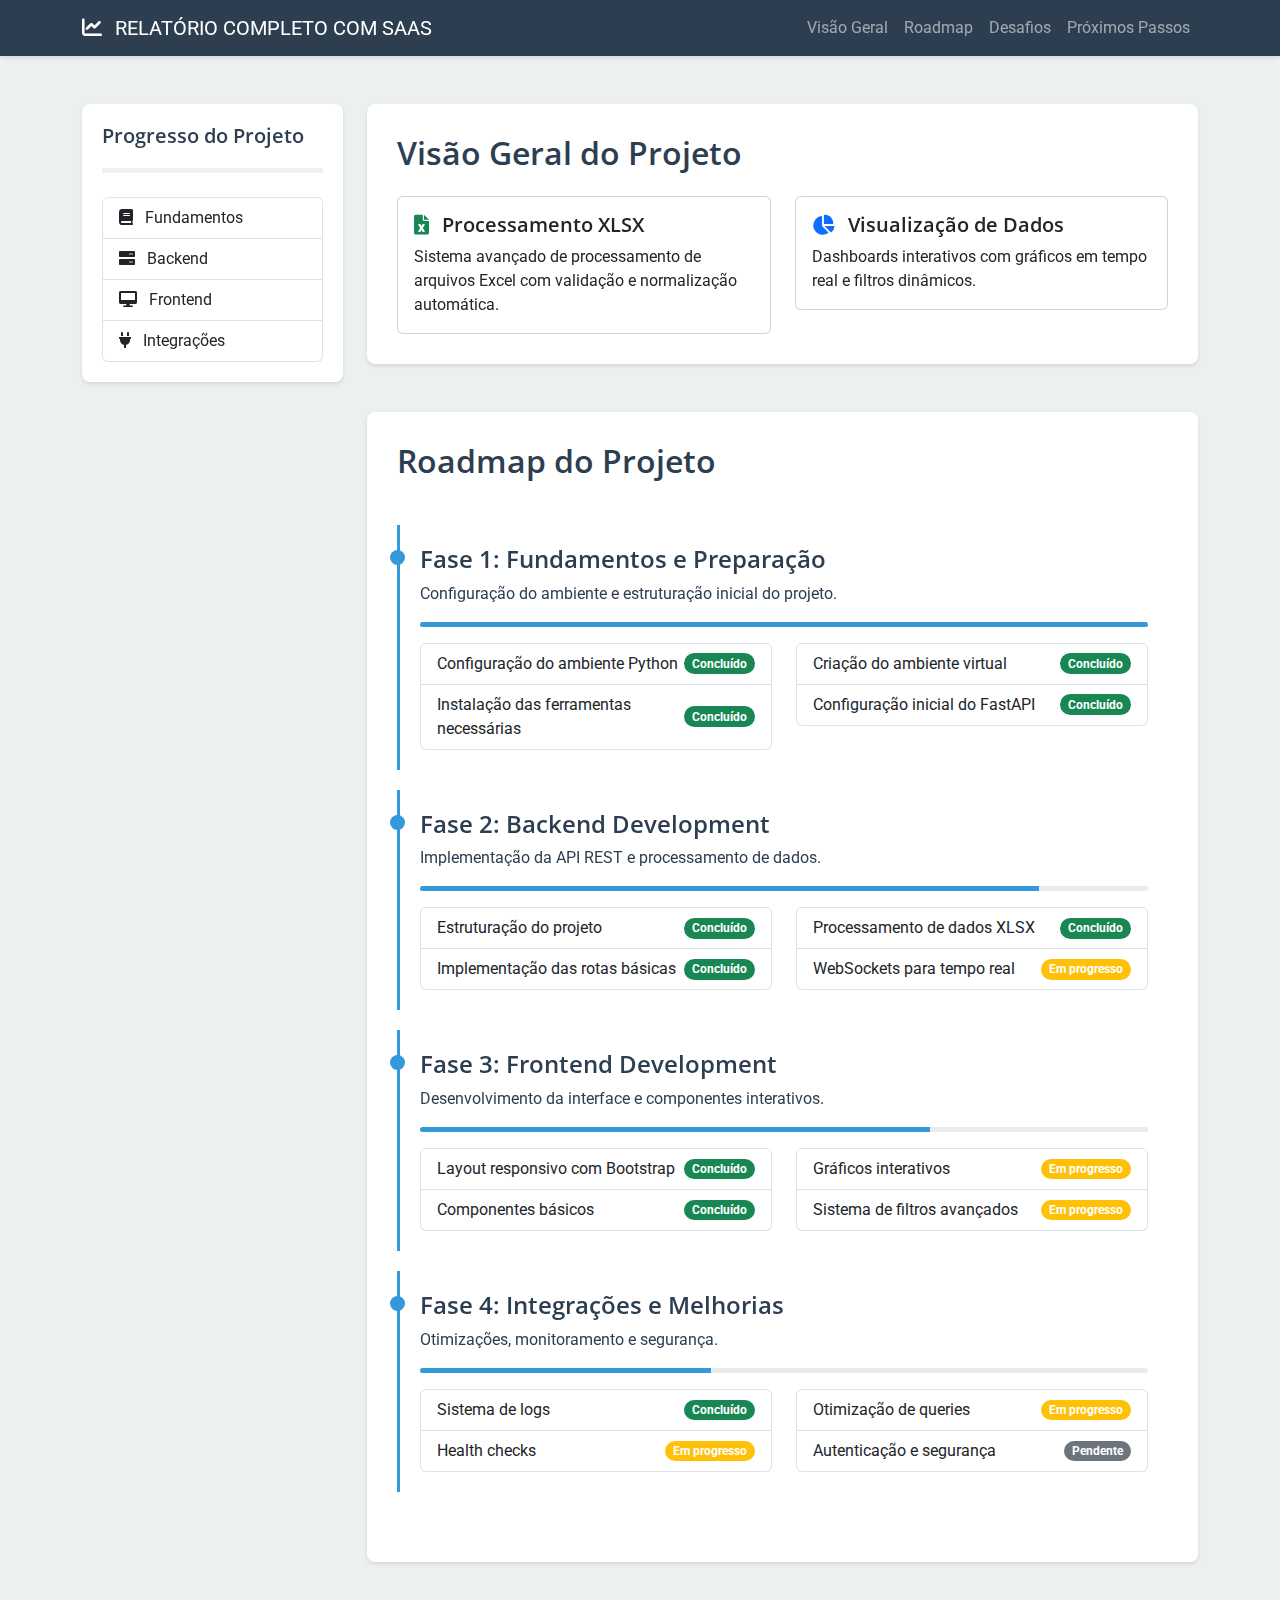
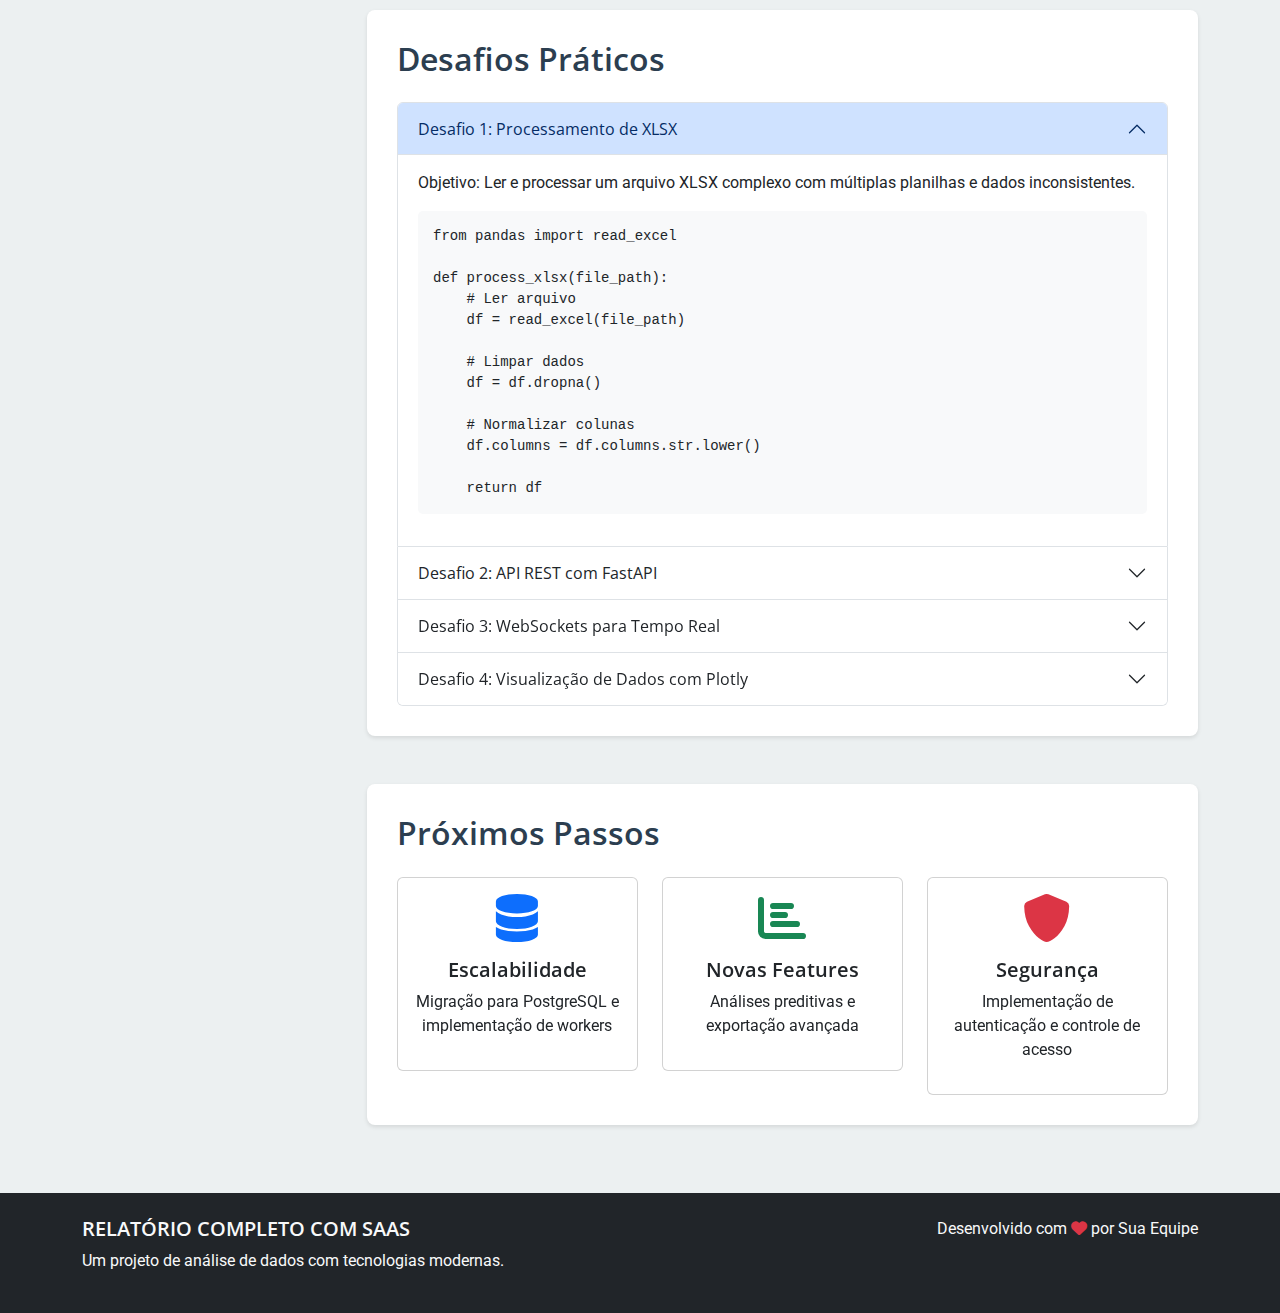
<file: pipeline.html>
<!DOCTYPE html>
<html lang="pt-BR">
<head>
    <meta charset="UTF-8">
    <meta name="viewport" content="width=device-width, initial-scale=1.0">
    <title>RELATÓRIO COMPLETO COM SAAS - Documentação</title>
    
    <!-- Bootstrap CSS -->
    <link href="https://cdn.jsdelivr.net/npm/bootstrap@5.3.0/dist/css/bootstrap.min.css" rel="stylesheet">
    <!-- Font Awesome -->
    <link href="https://cdnjs.cloudflare.com/ajax/libs/font-awesome/6.0.0/css/all.min.css" rel="stylesheet">
    <!-- Google Fonts -->
    <link href="https://fonts.googleapis.com/css2?family=Roboto:wght@300;400;500;700&family=Open+Sans:wght@400;600;700&display=swap" rel="stylesheet">
    <!-- Animate.css -->
    <link href="https://cdnjs.cloudflare.com/ajax/libs/animate.css/4.1.1/animate.min.css" rel="stylesheet">
    
    <style>
        :root {
            --primary-color: #2c3e50;
            --secondary-color: #3498db;
            --accent-color: #e74c3c;
            --text-color: #2c3e50;
            --light-bg: #ecf0f1;
        }
        
        body {
            font-family: 'Roboto', sans-serif;
            color: var(--text-color);
            background-color: var(--light-bg);
        }
        
        h1, h2, h3, h4, h5, h6 {
            font-family: 'Open Sans', sans-serif;
            font-weight: 600;
        }
        
        .navbar {
            background-color: var(--primary-color);
            box-shadow: 0 2px 4px rgba(0,0,0,0.1);
        }
        
        .sidebar {
            background-color: white;
            padding: 20px;
            border-radius: 8px;
            box-shadow: 0 2px 4px rgba(0,0,0,0.1);
            position: sticky;
            top: 20px;
        }
        
        .content-section {
            background-color: white;
            padding: 30px;
            border-radius: 8px;
            box-shadow: 0 2px 4px rgba(0,0,0,0.1);
            margin-bottom: 20px;
        }
        
        .timeline {
            position: relative;
            padding: 20px 0;
        }
        
        .timeline-item {
            padding: 20px;
            border-left: 3px solid var(--secondary-color);
            margin-bottom: 20px;
            position: relative;
        }
        
        .timeline-item::before {
            content: '';
            position: absolute;
            left: -10px;
            top: 25px;
            width: 15px;
            height: 15px;
            border-radius: 50%;
            background-color: var(--secondary-color);
        }
        
        .code-block {
            background-color: #f8f9fa;
            padding: 15px;
            border-radius: 5px;
            font-family: monospace;
        }
        
        .feature-card {
            transition: transform 0.3s ease;
        }
        
        .feature-card:hover {
            transform: translateY(-5px);
        }
        
        .progress-timeline {
            height: 5px;
            background-color: var(--light-bg);
            margin: 20px 0;
        }
        
        .progress-bar {
            background-color: var(--secondary-color);
        }
    </style>
</head>
<body>
    <!-- Navbar -->
    <nav class="navbar navbar-expand-lg navbar-dark sticky-top">
        <div class="container">
            <a class="navbar-brand" href="#">
                <i class="fas fa-chart-line me-2"></i>
                RELATÓRIO COMPLETO COM SAAS
            </a>
            <button class="navbar-toggler" type="button" data-bs-toggle="collapse" data-bs-target="#navbarNav">
                <span class="navbar-toggler-icon"></span>
            </button>
            <div class="collapse navbar-collapse" id="navbarNav">
                <ul class="navbar-nav ms-auto">
                    <li class="nav-item">
                        <a class="nav-link" href="#overview">Visão Geral</a>
                    </li>
                    <li class="nav-item">
                        <a class="nav-link" href="#roadmap">Roadmap</a>
                    </li>
                    <li class="nav-item">
                        <a class="nav-link" href="#challenges">Desafios</a>
                    </li>
                    <li class="nav-item">
                        <a class="nav-link" href="#next-steps">Próximos Passos</a>
                    </li>
                </ul>
            </div>
        </div>
    </nav>

    <!-- Main Content -->
    <div class="container my-5">
        <div class="row">
            <!-- Sidebar -->
            <div class="col-lg-3">
                <div class="sidebar">
                    <h5 class="mb-3">Progresso do Projeto</h5>
                    <div class="progress-timeline">
                        <div class="progress-bar" role="progressbar" style="width: 75%"></div>
                    </div>
                    <div class="list-group mt-4">
                        <a href="#fundamentos" class="list-group-item list-group-item-action">
                            <i class="fas fa-book me-2"></i> Fundamentos
                        </a>
                        <a href="#backend" class="list-group-item list-group-item-action">
                            <i class="fas fa-server me-2"></i> Backend
                        </a>
                        <a href="#frontend" class="list-group-item list-group-item-action">
                            <i class="fas fa-desktop me-2"></i> Frontend
                        </a>
                        <a href="#integracao" class="list-group-item list-group-item-action">
                            <i class="fas fa-plug me-2"></i> Integrações
                        </a>
                    </div>
                </div>
            </div>

            <!-- Main Content -->
            <div class="col-lg-9">
                <!-- Overview Section -->
                <section id="overview" class="content-section animate__animated animate__fadeIn">
                    <h2 class="mb-4">Visão Geral do Projeto</h2>
                    <div class="row">
                        <div class="col-md-6">
                            <div class="card feature-card">
                                <div class="card-body">
                                    <h5 class="card-title">
                                        <i class="fas fa-file-excel text-success me-2"></i>
                                        Processamento XLSX
                                    </h5>
                                    <p class="card-text">Sistema avançado de processamento de arquivos Excel com validação e normalização automática.</p>
                                </div>
                            </div>
                        </div>
                        <div class="col-md-6">
                            <div class="card feature-card">
                                <div class="card-body">
                                    <h5 class="card-title">
                                        <i class="fas fa-chart-pie text-primary me-2"></i>
                                        Visualização de Dados
                                    </h5>
                                    <p class="card-text">Dashboards interativos com gráficos em tempo real e filtros dinâmicos.</p>
                                </div>
                            </div>
                        </div>
                    </div>
                </section>

                <!-- Roadmap Section -->
                <section id="roadmap" class="content-section mt-5 animate__animated animate__fadeIn">
                    <h2 class="mb-4">Roadmap do Projeto</h2>
                    <div class="timeline">
                        <div class="timeline-item">
                            <h4>Fase 1: Fundamentos e Preparação</h4>
                            <p>Configuração do ambiente e estruturação inicial do projeto.</p>
                            <div class="progress mb-3" style="height: 5px;">
                                <div class="progress-bar" role="progressbar" style="width: 100%"></div>
                            </div>
                            <div class="row mt-3">
                                <div class="col-md-6">
                                    <ul class="list-group">
                                        <li class="list-group-item d-flex justify-content-between align-items-center">
                                            Configuração do ambiente Python
                                            <span class="badge bg-success rounded-pill">Concluído</span>
                                        </li>
                                        <li class="list-group-item d-flex justify-content-between align-items-center">
                                            Instalação das ferramentas necessárias
                                            <span class="badge bg-success rounded-pill">Concluído</span>
                                        </li>
                                    </ul>
                                </div>
                                <div class="col-md-6">
                                    <ul class="list-group">
                                        <li class="list-group-item d-flex justify-content-between align-items-center">
                                            Criação do ambiente virtual
                                            <span class="badge bg-success rounded-pill">Concluído</span>
                                        </li>
                                        <li class="list-group-item d-flex justify-content-between align-items-center">
                                            Configuração inicial do FastAPI
                                            <span class="badge bg-success rounded-pill">Concluído</span>
                                        </li>
                                    </ul>
                                </div>
                            </div>
                        </div>
                        <div class="timeline-item">
                            <h4>Fase 2: Backend Development</h4>
                            <p>Implementação da API REST e processamento de dados.</p>
                            <div class="progress mb-3" style="height: 5px;">
                                <div class="progress-bar" role="progressbar" style="width: 85%"></div>
                            </div>
                            <div class="row mt-3">
                                <div class="col-md-6">
                                    <ul class="list-group">
                                        <li class="list-group-item d-flex justify-content-between align-items-center">
                                            Estruturação do projeto
                                            <span class="badge bg-success rounded-pill">Concluído</span>
                                        </li>
                                        <li class="list-group-item d-flex justify-content-between align-items-center">
                                            Implementação das rotas básicas
                                            <span class="badge bg-success rounded-pill">Concluído</span>
                                        </li>
                                    </ul>
                                </div>
                                <div class="col-md-6">
                                    <ul class="list-group">
                                        <li class="list-group-item d-flex justify-content-between align-items-center">
                                            Processamento de dados XLSX
                                            <span class="badge bg-success rounded-pill">Concluído</span>
                                        </li>
                                        <li class="list-group-item d-flex justify-content-between align-items-center">
                                            WebSockets para tempo real
                                            <span class="badge bg-warning rounded-pill">Em progresso</span>
                                        </li>
                                    </ul>
                                </div>
                            </div>
                        </div>
                        <div class="timeline-item">
                            <h4>Fase 3: Frontend Development</h4>
                            <p>Desenvolvimento da interface e componentes interativos.</p>
                            <div class="progress mb-3" style="height: 5px;">
                                <div class="progress-bar" role="progressbar" style="width: 70%"></div>
                            </div>
                            <div class="row mt-3">
                                <div class="col-md-6">
                                    <ul class="list-group">
                                        <li class="list-group-item d-flex justify-content-between align-items-center">
                                            Layout responsivo com Bootstrap
                                            <span class="badge bg-success rounded-pill">Concluído</span>
                                        </li>
                                        <li class="list-group-item d-flex justify-content-between align-items-center">
                                            Componentes básicos
                                            <span class="badge bg-success rounded-pill">Concluído</span>
                                        </li>
                                    </ul>
                                </div>
                                <div class="col-md-6">
                                    <ul class="list-group">
                                        <li class="list-group-item d-flex justify-content-between align-items-center">
                                            Gráficos interativos
                                            <span class="badge bg-warning rounded-pill">Em progresso</span>
                                        </li>
                                        <li class="list-group-item d-flex justify-content-between align-items-center">
                                            Sistema de filtros avançados
                                            <span class="badge bg-warning rounded-pill">Em progresso</span>
                                        </li>
                                    </ul>
                                </div>
                            </div>
                        </div>
                        <div class="timeline-item">
                            <h4>Fase 4: Integrações e Melhorias</h4>
                            <p>Otimizações, monitoramento e segurança.</p>
                            <div class="progress mb-3" style="height: 5px;">
                                <div class="progress-bar" role="progressbar" style="width: 40%"></div>
                            </div>
                            <div class="row mt-3">
                                <div class="col-md-6">
                                    <ul class="list-group">
                                        <li class="list-group-item d-flex justify-content-between align-items-center">
                                            Sistema de logs
                                            <span class="badge bg-success rounded-pill">Concluído</span>
                                        </li>
                                        <li class="list-group-item d-flex justify-content-between align-items-center">
                                            Health checks
                                            <span class="badge bg-warning rounded-pill">Em progresso</span>
                                        </li>
                                    </ul>
                                </div>
                                <div class="col-md-6">
                                    <ul class="list-group">
                                        <li class="list-group-item d-flex justify-content-between align-items-center">
                                            Otimização de queries
                                            <span class="badge bg-warning rounded-pill">Em progresso</span>
                                        </li>
                                        <li class="list-group-item d-flex justify-content-between align-items-center">
                                            Autenticação e segurança
                                            <span class="badge bg-secondary rounded-pill">Pendente</span>
                                        </li>
                                    </ul>
                                </div>
                            </div>
                        </div>
                    </div>
                </section>

                <!-- Challenges Section -->
                <section id="challenges" class="content-section mt-5 animate__animated animate__fadeIn">
                    <h2 class="mb-4">Desafios Práticos</h2>
                    <div class="accordion" id="challengesAccordion">
                        <div class="accordion-item">
                            <h2 class="accordion-header">
                                <button class="accordion-button" type="button" data-bs-toggle="collapse" data-bs-target="#challenge1">
                                    Desafio 1: Processamento de XLSX
                                </button>
                            </h2>
                            <div id="challenge1" class="accordion-collapse collapse show" data-bs-parent="#challengesAccordion">
                                <div class="accordion-body">
                                    <p>Objetivo: Ler e processar um arquivo XLSX complexo com múltiplas planilhas e dados inconsistentes.</p>
                                    <pre class="code-block">
from pandas import read_excel

def process_xlsx(file_path):
    # Ler arquivo
    df = read_excel(file_path)
    
    # Limpar dados
    df = df.dropna()
    
    # Normalizar colunas
    df.columns = df.columns.str.lower()
    
    return df</pre>
                                </div>
                            </div>
                        </div>
                        <div class="accordion-item">
                            <h2 class="accordion-header">
                                <button class="accordion-button collapsed" type="button" data-bs-toggle="collapse" data-bs-target="#challenge2">
                                    Desafio 2: API REST com FastAPI
                                </button>
                            </h2>
                            <div id="challenge2" class="accordion-collapse collapse" data-bs-parent="#challengesAccordion">
                                <div class="accordion-body">
                                    <p>Objetivo: Criar endpoints para manipulação de dados com filtros e paginação.</p>
                                    <pre class="code-block">
@app.get("/api/contracts")
async def get_contracts(
    db: Session = Depends(get_db),
    status: str = None,
    date: str = None,
    page: int = 1,
    size: int = 20
):
    query = db.query(Contract)
    
    # Aplicar filtros
    if status:
        query = query.filter(Contract.status == status)
        
    if date:
        filter_date = datetime.strptime(date, "%Y-%m-%d").date()
        query = query.filter(func.date(Contract.created_at) == filter_date)
    
    # Aplicar paginação
    total = query.count()
    query = query.offset((page - 1) * size).limit(size)
    
    return {
        "items": query.all(),
        "total": total,
        "page": page,
        "size": size,
        "pages": (total + size - 1) // size
    }</pre>
                                </div>
                            </div>
                        </div>
                        <div class="accordion-item">
                            <h2 class="accordion-header">
                                <button class="accordion-button collapsed" type="button" data-bs-toggle="collapse" data-bs-target="#challenge3">
                                    Desafio 3: WebSockets para Tempo Real
                                </button>
                            </h2>
                            <div id="challenge3" class="accordion-collapse collapse" data-bs-parent="#challengesAccordion">
                                <div class="accordion-body">
                                    <p>Objetivo: Implementar atualizações em tempo real com WebSockets.</p>
                                    <pre class="code-block">
@app.websocket("/ws/metrics")
async def websocket_endpoint(websocket: WebSocket):
    await manager.connect(websocket)
    try:
        while True:
            # Obter métricas atualizadas
            data = await get_metrics()
            
            # Enviar para o cliente
            await websocket.send_json(data)
            
            # Aguardar antes da próxima atualização
            await asyncio.sleep(5)
    except:
        manager.disconnect(websocket)</pre>
                                </div>
                            </div>
                        </div>
                        <div class="accordion-item">
                            <h2 class="accordion-header">
                                <button class="accordion-button collapsed" type="button" data-bs-toggle="collapse" data-bs-target="#challenge4">
                                    Desafio 4: Visualização de Dados com Plotly
                                </button>
                            </h2>
                            <div id="challenge4" class="accordion-collapse collapse" data-bs-parent="#challengesAccordion">
                                <div class="accordion-body">
                                    <p>Objetivo: Criar gráficos interativos para visualização de dados.</p>
                                    <pre class="code-block">
// Criar gráfico de pizza para status
function createStatusChart(data) {
    const statusData = {
        values: [
            data.total_verified,
            data.total_analysis,
            data.total_approved,
            data.total_pending,
            data.total_paid,
            data.total_seized
        ],
        labels: [
            'Verificados',
            'Em Análise',
            'Aprovados',
            'Pendentes',
            'Quitados',
            'Apreendidos'
        ],
        type: 'pie',
        hole: 0.4,
        marker: {
            colors: [
                '#198754', // verde - verificados
                '#0d6efd', // azul - análise
                '#ffc107', // amarelo - aprovados
                '#6c757d', // cinza - pendentes
                '#20c997', // verde água - quitados
                '#dc3545'  // vermelho - apreendidos
            ]
        }
    };

    const layout = {
        margin: { t: 0, b: 0, l: 0, r: 0 },
        showlegend: true,
        legend: { orientation: 'h', y: -0.2 }
    };

    Plotly.newPlot('statusChart', [statusData], layout);
}</pre>
                                </div>
                            </div>
                        </div>
                    </div>
                </section>

                <!-- Next Steps Section -->
                <section id="next-steps" class="content-section mt-5 animate__animated animate__fadeIn">
                    <h2 class="mb-4">Próximos Passos</h2>
                    <div class="row">
                        <div class="col-md-4">
                            <div class="card feature-card">
                                <div class="card-body text-center">
                                    <i class="fas fa-database fa-3x mb-3 text-primary"></i>
                                    <h5>Escalabilidade</h5>
                                    <p>Migração para PostgreSQL e implementação de workers</p>
                                </div>
                            </div>
                        </div>
                        <div class="col-md-4">
                            <div class="card feature-card">
                                <div class="card-body text-center">
                                    <i class="fas fa-chart-bar fa-3x mb-3 text-success"></i>
                                    <h5>Novas Features</h5>
                                    <p>Análises preditivas e exportação avançada</p>
                                </div>
                            </div>
                        </div>
                        <div class="col-md-4">
                            <div class="card feature-card">
                                <div class="card-body text-center">
                                    <i class="fas fa-shield-alt fa-3x mb-3 text-danger"></i>
                                    <h5>Segurança</h5>
                                    <p>Implementação de autenticação e controle de acesso</p>
                                </div>
                            </div>
                        </div>
                    </div>
                </section>
            </div>
        </div>
    </div>

    <!-- Footer -->
    <footer class="bg-dark text-light py-4 mt-5">
        <div class="container">
            <div class="row">
                <div class="col-md-6">
                    <h5>RELATÓRIO COMPLETO COM SAAS</h5>
                    <p>Um projeto de análise de dados com tecnologias modernas.</p>
                </div>
                <div class="col-md-6 text-md-end">
                    <p>Desenvolvido com <i class="fas fa-heart text-danger"></i> por Sua Equipe</p>
                </div>
            </div>
        </div>
    </footer>

    <!-- Bootstrap JS and Popper.js -->
    <script src="https://cdn.jsdelivr.net/npm/@popperjs/core@2.11.6/dist/umd/popper.min.js"></script>
    <script src="https://cdn.jsdelivr.net/npm/bootstrap@5.3.0/dist/js/bootstrap.min.js"></script>
    
    <!-- Custom JS -->
    <script>
        // Animate elements on scroll
        document.addEventListener('DOMContentLoaded', function() {
            const observer = new IntersectionObserver((entries) => {
                entries.forEach(entry => {
                    if (entry.isIntersecting) {
                        entry.target.classList.add('animate__fadeIn');
                    }
                });
            });

            document.querySelectorAll('.content-section').forEach((section) => {
                observer.observe(section);
            });
        });
    </script>
</body>
</html>
</file>
